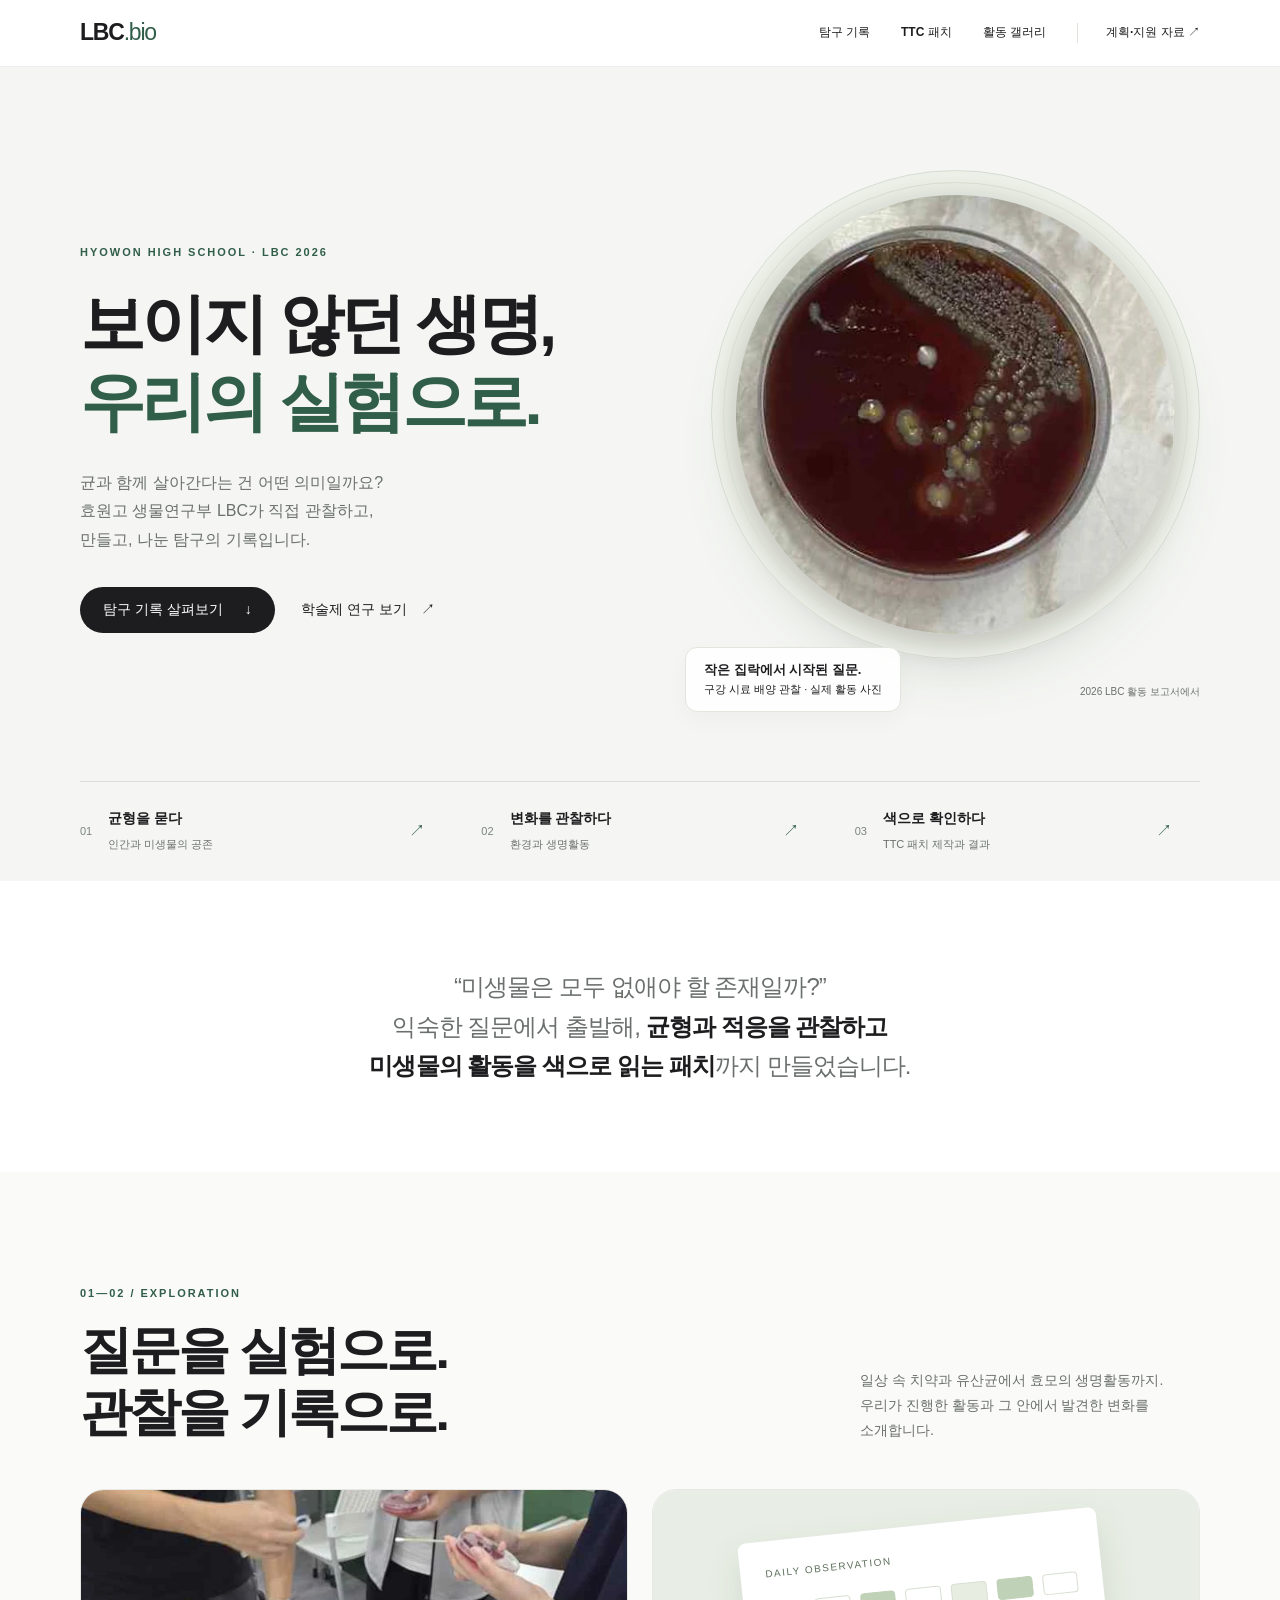
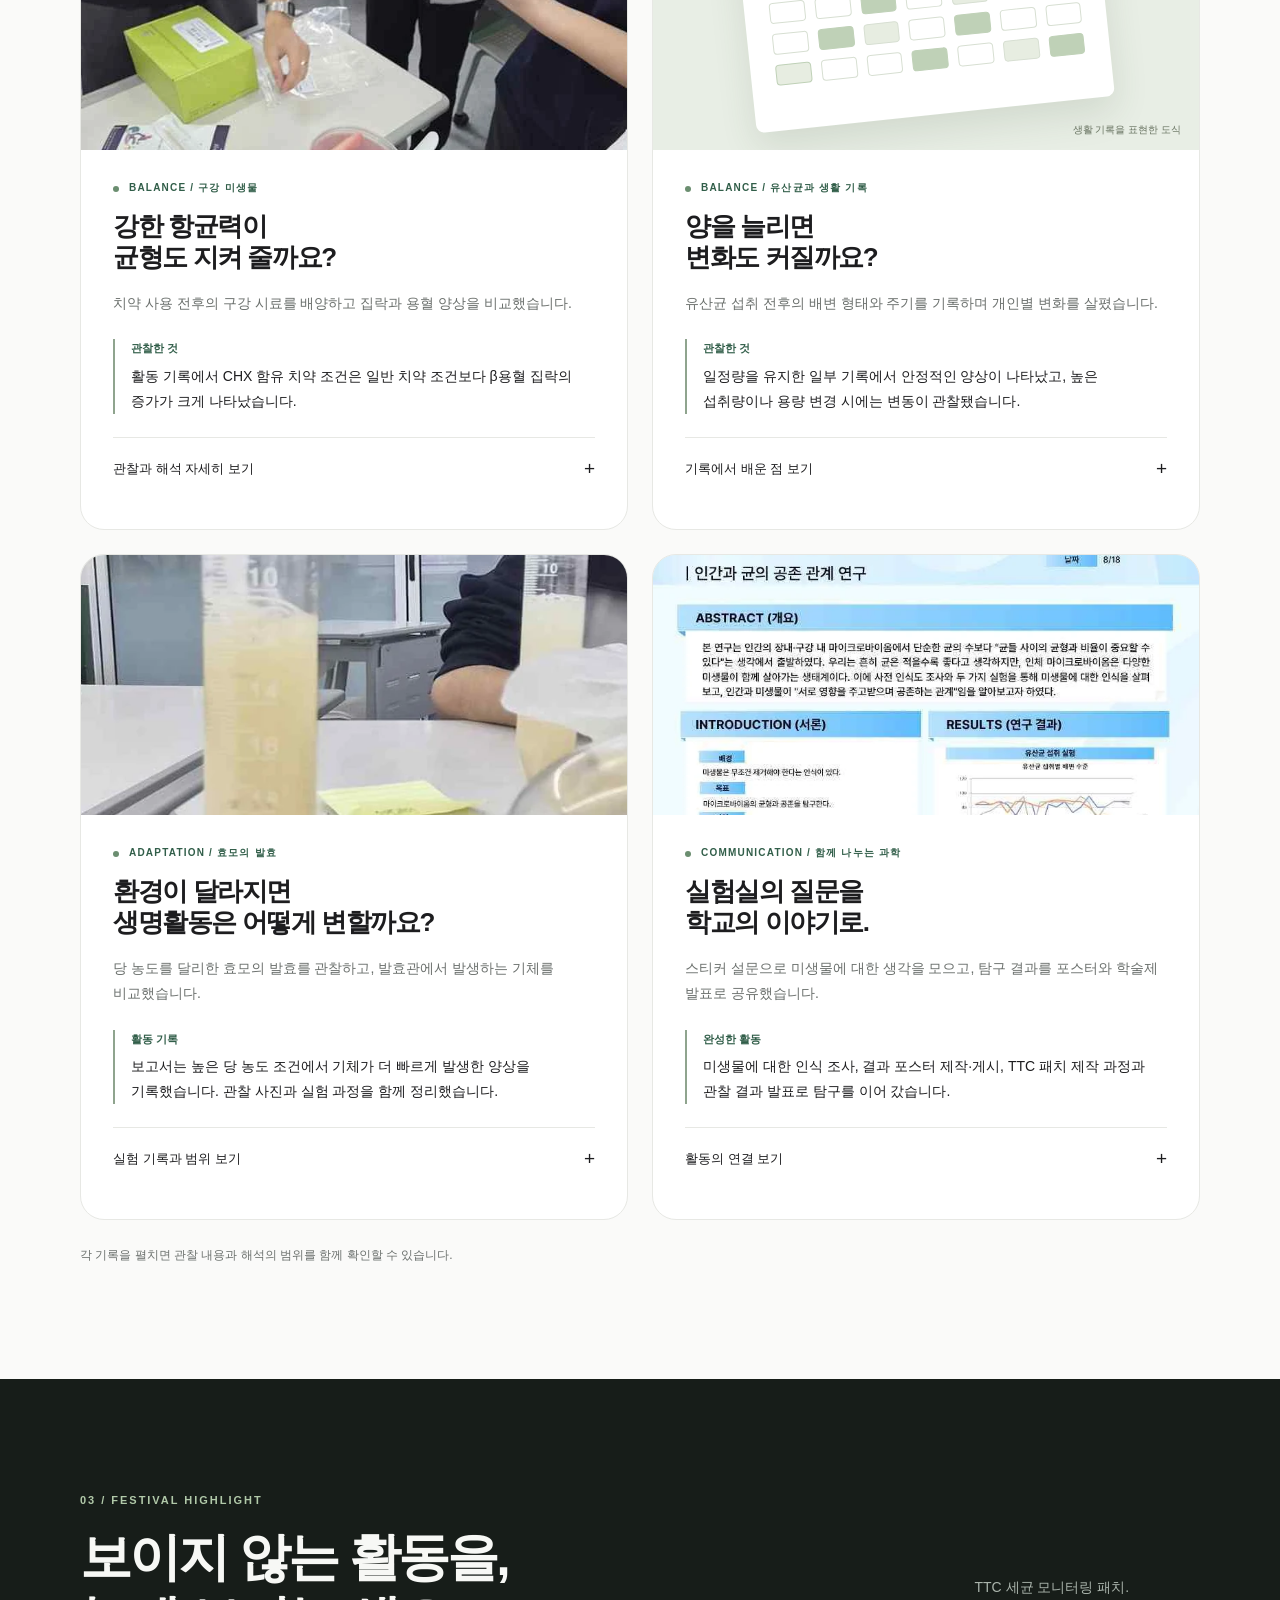
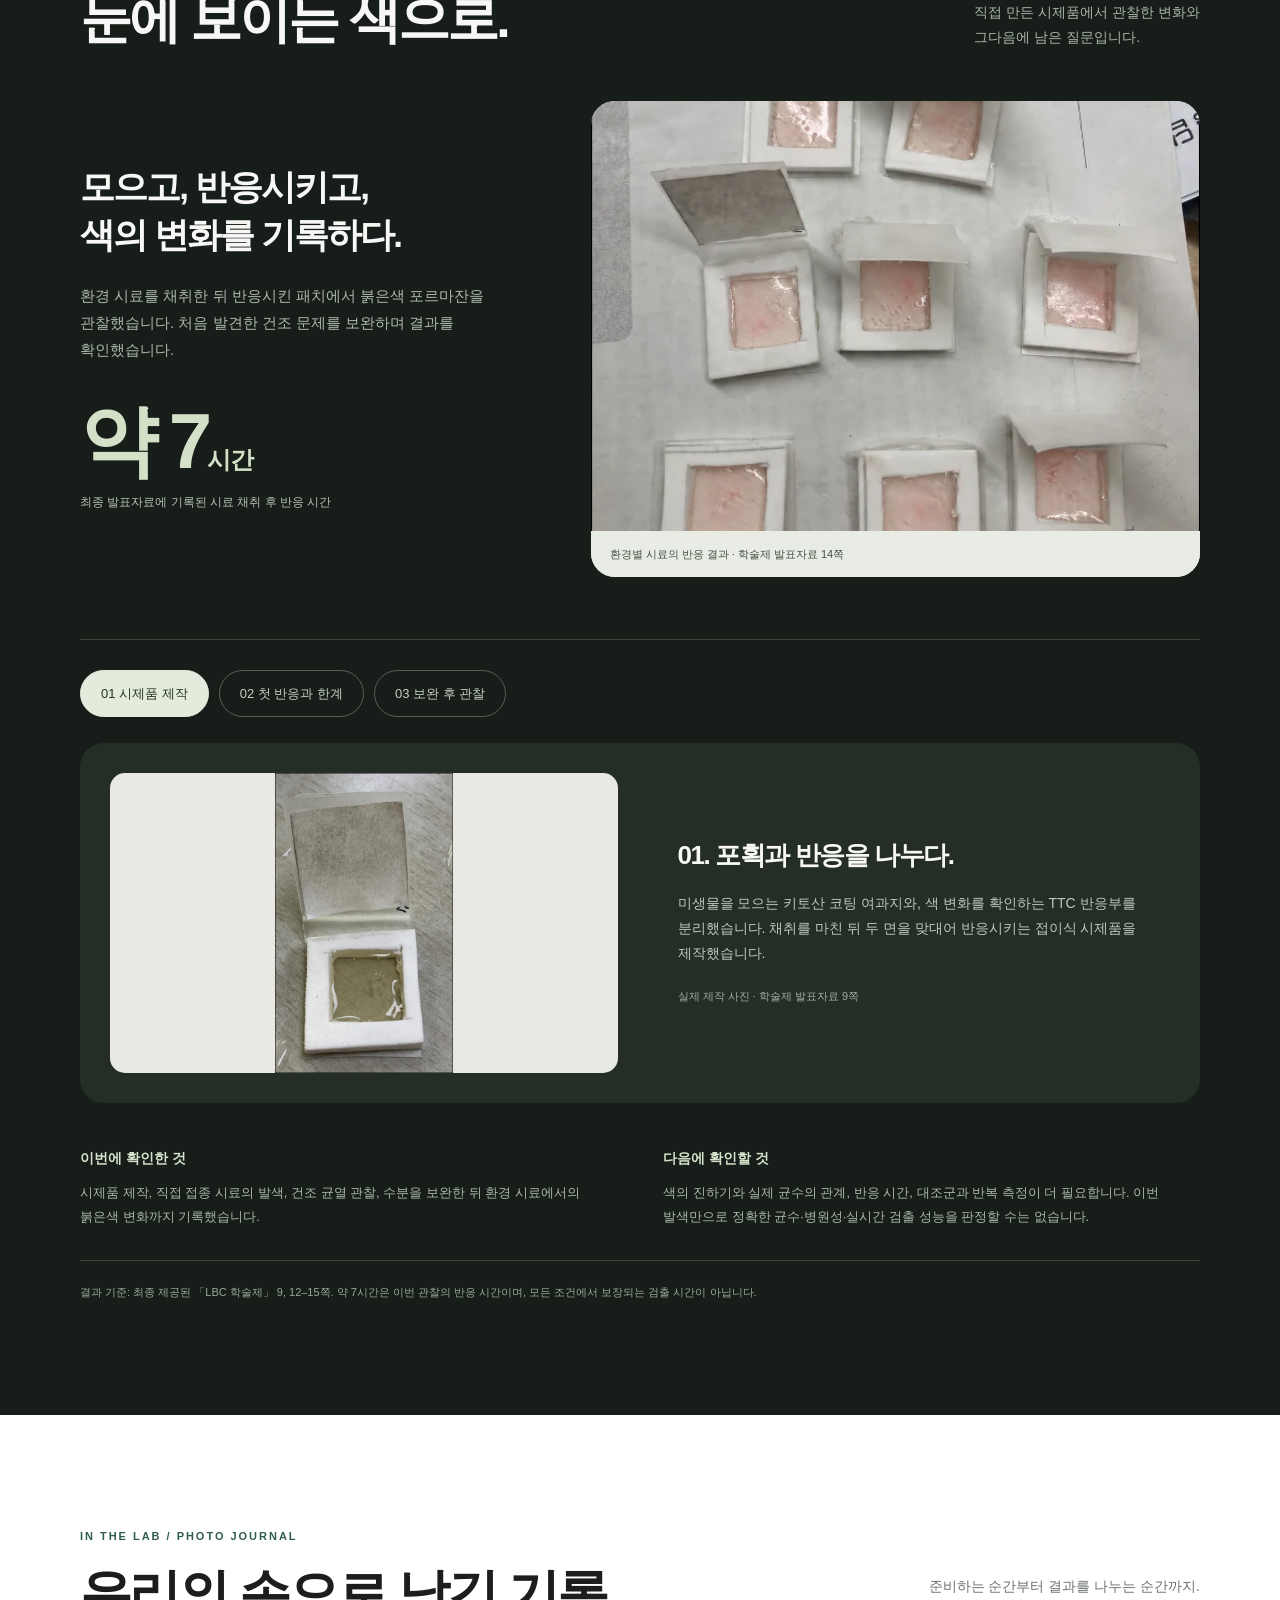
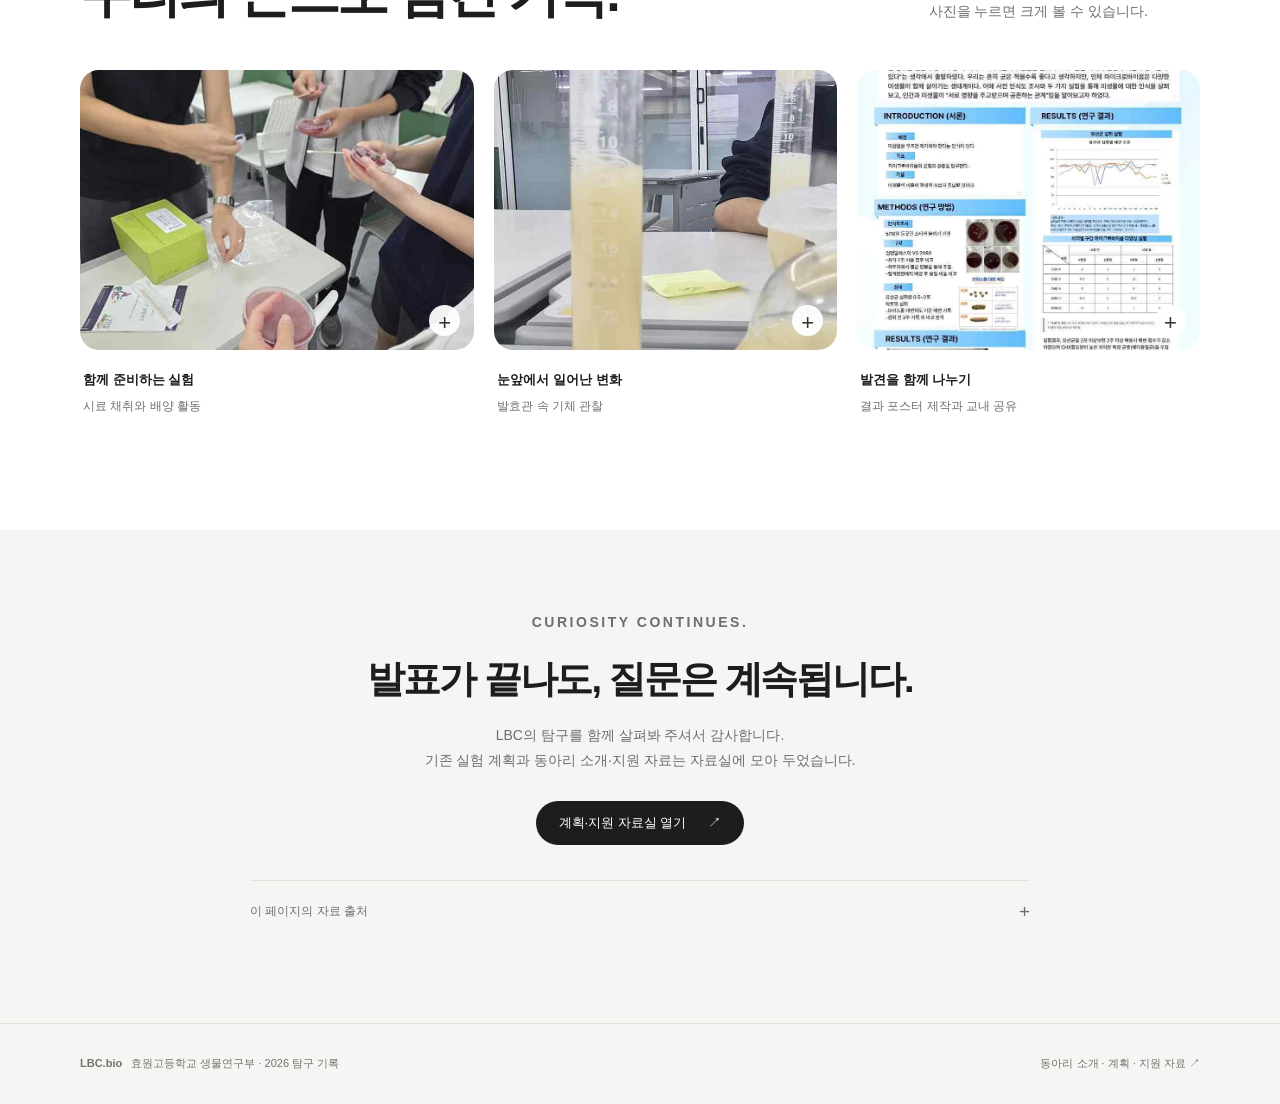
<file: index.html>
<!doctype html>
<html lang="ko">
<head>
<meta charset="utf-8"><meta name="viewport" content="width=device-width, initial-scale=1"><meta name="theme-color" content="#f5f6f3">
<title>LBC.bio — 보이지 않던 생명, 우리의 실험으로</title>
<meta name="description" content="효원고 생물연구부 LBC의 2026 탐구 기록. 미생물과 인간의 공존, 효모의 발효, TTC 패치의 제작과 관찰 결과를 만나보세요.">
<meta property="og:type" content="website"><meta property="og:locale" content="ko_KR"><meta property="og:title" content="LBC.bio — 보이지 않던 생명, 우리의 실험으로"><meta property="og:description" content="미생물의 균형에서 TTC 패치까지. 효원고 생물연구부의 실험과 발견을 기록합니다."><meta property="og:image" content="http://lbc.bio/assets/patch-results.webp">
<link rel="icon" href="favicon.svg" type="image/svg+xml"><link rel="stylesheet" href="styles.css"><script src="site.js" defer></script>
</head>
<body>
<a class="skip" href="#main">본문으로 건너뛰기</a>
<header class="nav"><nav class="nav-inner wrap" aria-label="주 메뉴"><a class="brand" href="./index.html" aria-label="LBC.bio 홈">LBC<span>.bio</span></a><button class="menu-toggle" aria-controls="navigation" aria-expanded="false">메뉴 +</button><div class="nav-links" id="navigation"><a href="#research">탐구 기록</a><a href="#patch">TTC 패치</a><a href="#gallery">활동 갤러리</a><a class="archive-link" href="archive.html">계획·지원 자료 <span aria-hidden="true">↗</span></a></div></nav></header>
<main id="main">
<section class="hero" aria-labelledby="hero-title"><div class="wrap"><div class="hero-main"><div><p class="eyebrow">HYOWON HIGH SCHOOL · LBC 2026</p><h1 id="hero-title">보이지 않던 생명,<br><em>우리의 실험으로.</em></h1><p class="hero-desc">균과 함께 살아간다는 건 어떤 의미일까요?<br>효원고 생물연구부 LBC가 직접 관찰하고,<br>만들고, 나눈 탐구의 기록입니다.</p><div class="hero-actions"><a class="pill" href="#research">탐구 기록 살펴보기 <span aria-hidden="true">↓</span></a><a class="text-link" href="#patch">학술제 연구 보기 <span aria-hidden="true">↗</span></a></div></div><figure class="hero-visual"><div class="plate-orbit"><img src="assets/plate-hero.webp" alt="구강 시료 배양 관찰에서 촬영한 붉은 배지와 흰 집락" width="424" height="425" fetchpriority="high"></div><div class="image-label"><b>작은 집락에서 시작된 질문.</b>구강 시료 배양 관찰 · 실제 활동 사진</div><figcaption class="hero-caption">2026 LBC 활동 보고서에서</figcaption></figure></div>
<div class="chapter-index" aria-label="탐구의 흐름"><a href="#balance"><span class="number">01</span><span><strong>균형을 묻다</strong><small>인간과 미생물의 공존</small></span><span class="arrow" aria-hidden="true">↗</span></a><a href="#adaptation"><span class="number">02</span><span><strong>변화를 관찰하다</strong><small>환경과 생명활동</small></span><span class="arrow" aria-hidden="true">↗</span></a><a href="#patch"><span class="number">03</span><span><strong>색으로 확인하다</strong><small>TTC 패치 제작과 결과</small></span><span class="arrow" aria-hidden="true">↗</span></a></div></div></section>
<section class="intro wrap" aria-label="탐구 소개"><p class="question-line">“미생물은 모두 없애야 할 존재일까?”<br>익숙한 질문에서 출발해, <strong>균형과 적응을 관찰하고<br>미생물의 활동을 색으로 읽는 패치</strong>까지 만들었습니다.</p></section>
<section class="research section" id="research" aria-labelledby="research-title"><div class="wrap"><div class="section-head"><div><p class="eyebrow">01—02 / EXPLORATION</p><h2 id="research-title">질문을 실험으로.<br>관찰을 기록으로.</h2></div><p class="section-intro">일상 속 치약과 유산균에서 효모의 생명활동까지.<br>우리가 진행한 활동과 그 안에서 발견한 변화를 소개합니다.</p></div><div class="research-grid">
<article class="research-card" id="balance"><img class="card-image" src="assets/lab-hands.webp" alt="동아리 부원들이 구강 시료 배양 활동을 준비하는 모습" width="677" height="601" loading="lazy"><div class="content"><div class="card-label">BALANCE / 구강 미생물</div><h3>강한 항균력이<br>균형도 지켜 줄까요?</h3><p>치약 사용 전후의 구강 시료를 배양하고 집락과 용혈 양상을 비교했습니다.</p><div class="result"><b>관찰한 것</b><p>활동 기록에서 CHX 함유 치약 조건은 일반 치약 조건보다 β용혈 집락의 증가가 크게 나타났습니다.</p></div><details><summary>관찰과 해석 자세히 보기</summary><div class="details-body"><p>치약의 항균 작용뿐 아니라 구강 미생물의 구성 변화에도 주목했습니다. 사용 전후의 배양 사진과 용혈 집락을 비교하며 ‘많이 제거하는 것’과 ‘균형을 유지하는 것’의 차이를 질문했습니다.</p><p>제한된 시료의 관찰이며, 용혈 양상만으로 균의 종류나 병원성을 확정할 수 없습니다. 특정 치약의 일반적인 건강 효과를 평가한 결과는 아닙니다.</p><span class="source-note">근거: 동아리 활동 보고서 5–7쪽 · 결과 표와 배양 사진</span></div></details></div></article>
<article class="research-card"><div class="record-art" role="img" aria-label="생활 기록표를 표현한 도식으로 실제 측정 데이터가 아님"><div class="journal"><div class="journal-title">DAILY OBSERVATION</div><div class="journal-grid" aria-hidden="true"><i></i><i></i><i></i><i></i><i></i><i></i><i></i><i></i><i></i><i></i><i></i><i></i><i></i><i></i><i></i><i></i><i></i><i></i><i></i><i></i><i></i></div></div><span class="art-caption">생활 기록을 표현한 도식</span></div><div class="content"><div class="card-label">BALANCE / 유산균과 생활 기록</div><h3>양을 늘리면<br>변화도 커질까요?</h3><p>유산균 섭취 전후의 배변 형태와 주기를 기록하며 개인별 변화를 살폈습니다.</p><div class="result"><b>관찰한 것</b><p>일정량을 유지한 일부 기록에서 안정적인 양상이 나타났고, 높은 섭취량이나 용량 변경 시에는 변동이 관찰됐습니다.</p></div><details><summary>기록에서 배운 점 보기</summary><div class="details-body"><p>같은 섭취량이 모든 사람에게 같은 변화를 만들지는 않았습니다. 생활 속 관찰에서는 개인차와 섭취 조건을 함께 기록하는 일이 중요했습니다.</p><p>소규모 생활 기록에 바탕을 둔 관찰로, 다른 생활 요인의 영향을 분리하지 못했습니다. 유산균의 효과나 적정 복용량을 확정하는 자료로 해석하지 않습니다.</p><span class="source-note">근거: 동아리 활동 보고서 8–10쪽 · 배변 기록 분석</span></div></details></div></article>
<article class="research-card" id="adaptation"><img class="card-image" src="assets/fermentation.webp" alt="효모 발효 실험에서 기체 발생을 관찰한 발효관" width="633" height="965" loading="lazy"><div class="content"><div class="card-label">ADAPTATION / 효모의 발효</div><h3>환경이 달라지면<br>생명활동은 어떻게 변할까요?</h3><p>당 농도를 달리한 효모의 발효를 관찰하고, 발효관에서 발생하는 기체를 비교했습니다.</p><div class="result"><b>활동 기록</b><p>보고서는 높은 당 농도 조건에서 기체가 더 빠르게 발생한 양상을 기록했습니다. 관찰 사진과 실험 과정을 함께 정리했습니다.</p></div><details><summary>실험 기록과 범위 보기</summary><div class="details-body"><p>보고서의 실험 조건은 설탕 농도 7.5%와 15%입니다. 발효관에서 기체 발생을 관찰하며 영양 조건과 효모 대사의 관계를 탐구했습니다.</p><p>공유 폴더의 발표자료에는 원리와 예상 경향이 정리되어 있습니다. 시간별 실측 수치가 충분히 제시되지 않아, 발효 속도의 정확한 차이나 최적 농도를 결론 내리지는 않습니다.</p><span class="source-note">근거: 동아리 활동 보고서 13–16쪽 · Drive 효모 발효 발표자료</span></div></details></div></article>
<article class="research-card"><img class="card-image" src="assets/balance-poster.webp" alt="미생물과 인간의 균형을 주제로 제작한 LBC 탐구 결과 포스터" width="794" height="1123" loading="lazy" style="object-position:center 13%"><div class="content"><div class="card-label">COMMUNICATION / 함께 나누는 과학</div><h3>실험실의 질문을<br>학교의 이야기로.</h3><p>스티커 설문으로 미생물에 대한 생각을 모으고, 탐구 결과를 포스터와 학술제 발표로 공유했습니다.</p><div class="result"><b>완성한 활동</b><p>미생물에 대한 인식 조사, 결과 포스터 제작·게시, TTC 패치 제작 과정과 관찰 결과 발표로 탐구를 이어 갔습니다.</p></div><details><summary>활동의 연결 보기</summary><div class="details-body"><p>‘항균력이 강할수록 좋을까’, ‘유산균은 많이 먹을수록 좋을까’라는 질문을 설문으로 제시했습니다. 응답에서 출발한 질문은 실제 관찰로 이어졌고, 결과를 다시 교내에 공유했습니다.</p><p>설문 응답의 정확한 집계 수가 확인되지 않아 비율이나 참여 인원은 표시하지 않았습니다.</p><span class="source-note">근거: 동아리 활동 보고서 4–5, 15쪽 · 학술제 발표자료</span></div></details></div></article>
</div><p class="research-foot">각 기록을 펼치면 관찰 내용과 해석의 범위를 함께 확인할 수 있습니다.</p></div></section>
<section class="patch section" id="patch" aria-labelledby="patch-title"><div class="wrap"><div class="section-head"><div><p class="eyebrow">03 / FESTIVAL HIGHLIGHT</p><h2 id="patch-title">보이지 않는 활동을,<br>눈에 보이는 색으로.</h2></div><p class="section-intro">TTC 세균 모니터링 패치.<br>직접 만든 시제품에서 관찰한 변화와<br>그다음에 남은 질문입니다.</p></div>
<div class="patch-lead"><div class="patch-copy"><h3>모으고, 반응시키고,<br>색의 변화를 기록하다.</h3><p>환경 시료를 채취한 뒤 반응시킨 패치에서 붉은색 포르마잔을 관찰했습니다. 처음 발견한 건조 문제를 보완하며 결과를 확인했습니다.</p><div class="time">약 7<span>시간</span></div><p class="time-label">최종 발표자료에 기록된 시료 채취 후 반응 시간</p></div><figure class="patch-photo"><img src="assets/patch-results.webp" alt="약 7시간 반응 후 붉은색이 나타난 환경별 TTC 패치 시료" width="571" height="666" loading="lazy"><figcaption>환경별 시료의 반응 결과 · 학술제 발표자료 14쪽</figcaption></figure></div>
<div class="patch-stages"><div class="stage-tabs" role="group" aria-label="패치 제작과 관찰 단계 선택"><button data-stage="0" aria-pressed="true" aria-controls="stage-panel">01 시제품 제작</button><button data-stage="1" aria-pressed="false" aria-controls="stage-panel">02 첫 반응과 한계</button><button data-stage="2" aria-pressed="false" aria-controls="stage-panel">03 보완 후 관찰</button></div><div class="stage-panel" id="stage-panel"><img id="stage-image" class="stage-image" src="assets/patch-prototype.webp" alt="포획부와 반응부를 나누어 만든 실제 TTC 패치 시제품" width="480" height="811" loading="lazy"><div class="stage-text" aria-live="polite" aria-atomic="true"><h3 id="stage-title">01. 포획과 반응을 나누다.</h3><p id="stage-text">미생물을 모으는 키토산 코팅 여과지와, 색 변화를 확인하는 TTC 반응부를 분리했습니다. 채취를 마친 뒤 두 면을 맞대어 반응시키는 접이식 시제품을 제작했습니다.</p><p class="stage-note" id="stage-note">실제 제작 사진 · 학술제 발표자료 9쪽</p></div></div></div>
<div class="patch-conclusion"><div><h4>이번에 확인한 것</h4><p>시제품 제작, 직접 접종 시료의 발색, 건조 균열 관찰, 수분을 보완한 뒤 환경 시료에서의 붉은색 변화까지 기록했습니다.</p></div><div><h4>다음에 확인할 것</h4><p>색의 진하기와 실제 균수의 관계, 반응 시간, 대조군과 반복 측정이 더 필요합니다. 이번 발색만으로 정확한 균수·병원성·실시간 검출 성능을 판정할 수는 없습니다.</p></div></div><p class="patch-source">결과 기준: 최종 제공된 「LBC 학술제」 9, 12–15쪽. 약 7시간은 이번 관찰의 반응 시간이며, 모든 조건에서 보장되는 검출 시간이 아닙니다.</p></div></section>
<section class="section" id="gallery" aria-labelledby="gallery-title"><div class="wrap"><div class="section-head"><div><p class="eyebrow">IN THE LAB / PHOTO JOURNAL</p><h2 id="gallery-title">우리의 손으로 남긴 기록.</h2></div><p class="section-intro">준비하는 순간부터 결과를 나누는 순간까지.<br>사진을 누르면 크게 볼 수 있습니다.</p></div><div class="gallery-grid">
<figure><button class="photo-button" data-photo data-caption="구강 시료 배양 활동 준비 · 동아리 활동 보고서 6쪽" aria-label="시료 배양 활동 사진 크게 보기"><img src="assets/lab-hands.webp" alt="배지와 실험 도구를 준비하는 동아리 부원들의 손" width="677" height="601" loading="lazy"><span class="zoom" aria-hidden="true">+</span></button><figcaption><b>함께 준비하는 실험</b><p>시료 채취와 배양 활동</p></figcaption></figure>
<figure><button class="photo-button" data-photo data-caption="효모 발효관 관찰 · 동아리 활동 보고서 14쪽" aria-label="효모 발효관 사진 크게 보기"><img src="assets/fermentation.webp" alt="효모 발효 실험의 발효관과 기체 관찰 부분" width="633" height="965" loading="lazy"><span class="zoom" aria-hidden="true">+</span></button><figcaption><b>눈앞에서 일어난 변화</b><p>발효관 속 기체 관찰</p></figcaption></figure>
<figure><button class="photo-button" data-photo data-caption="「공존하는 균, 건강한 균형」 탐구 결과 포스터 · 동아리 활동 보고서 15쪽" aria-label="탐구 결과 포스터 크게 보기"><img src="assets/balance-poster.webp" alt="공존하는 균, 건강한 균형이라는 제목의 동아리 탐구 결과 포스터" width="794" height="1123" loading="lazy"><span class="zoom" aria-hidden="true">+</span></button><figcaption><b>발견을 함께 나누기</b><p>결과 포스터 제작과 교내 공유</p></figcaption></figure>
</div></div></section>
<section class="closing"><div class="wrap"><p class="eyebrow">CURIOSITY CONTINUES.</p><h2>발표가 끝나도, 질문은 계속됩니다.</h2><p>LBC의 탐구를 함께 살펴봐 주셔서 감사합니다.<br>기존 실험 계획과 동아리 소개·지원 자료는 자료실에 모아 두었습니다.</p><a class="pill" href="archive.html">계획·지원 자료실 열기 <span aria-hidden="true">↗</span></a><details class="sources"><summary>이 페이지의 자료 출처</summary><ol><li>「LBC 학술제」 — 제공된 최종 PPT. TTC 패치 시제품·관찰 사진 및 약 7시간 반응 결과.</li><li>「LBC 동아리 활동 보고서」(0820 피드백·수정본) — 인식 조사, 치약·유산균·효모 활동, 결과 포스터 및 사진.</li><li>Google Drive 공유 폴더 「LBC동아리」 — 효모 발효 및 산화 스트레스 발표자료를 통해 실험 배경과 관찰 방법 확인.</li></ol><p class="source-note">활동 사진은 제공 자료에서 발췌했습니다. 생활 기록표는 이해를 돕기 위한 도식입니다. 계획·예상 결과는 완료된 실험 결과와 구분했습니다.</p></details></div></section>
</main>
<footer class="footer"><div class="wrap"><p><strong>LBC.bio</strong> &nbsp; 효원고등학교 생물연구부 · 2026 탐구 기록</p><a href="archive.html">동아리 소개 · 계획 · 지원 자료 ↗</a></div></footer>
<dialog class="lightbox" id="photo-dialog" aria-label="활동 사진 확대"><button class="close-dialog" aria-label="사진 닫기">×</button><div class="lightbox-inner"><img alt=""><p></p></div></dialog>
<noscript><p class="no-js">본문과 자료실은 그대로 읽을 수 있습니다. 단계별 사진 전환과 사진 확대에는 JavaScript가 필요합니다.</p></noscript>
</body></html>
</file>
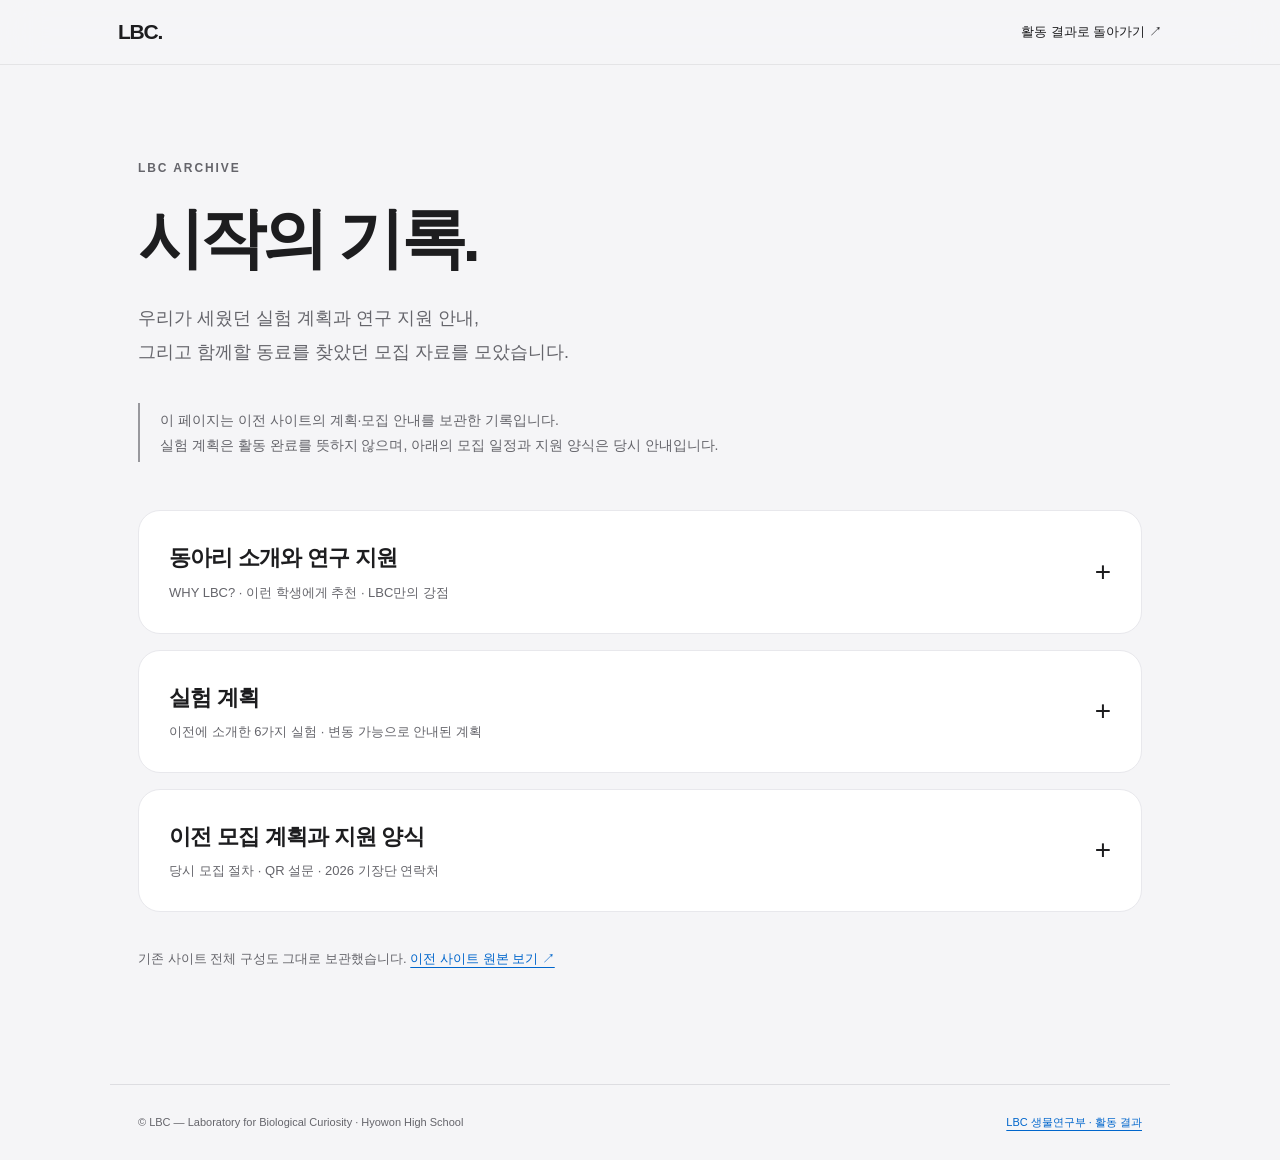
<file: archive.html>
<!doctype html>
<html lang="ko">
<head>
  <meta charset="utf-8">
  <meta name="viewport" content="width=device-width, initial-scale=1">
  <meta name="description" content="LBC 생물연구부의 이전 실험 계획, 연구 지원 안내와 모집 자료를 보관합니다.">
  <meta name="theme-color" content="#f5f5f7">
  <title>이전 계획·지원 안내 — LBC</title>
  <style>
    :root{color-scheme:light;--ink:#1d1d1f;--muted:#65656b;--paper:#f5f5f7;--line:#dddde1;--blue:#0066cc}
    *{box-sizing:border-box}html{scroll-behavior:smooth;scroll-padding-top:90px}body{margin:0;background:var(--paper);color:var(--ink);font-family:-apple-system,BlinkMacSystemFont,"Segoe UI","Noto Sans KR",sans-serif;-webkit-font-smoothing:antialiased;line-height:1.75;word-break:keep-all}a{color:var(--blue);text-underline-offset:4px}button{font:inherit;cursor:pointer}a:focus-visible,button:focus-visible,summary:focus-visible{outline:3px solid var(--blue);outline-offset:5px;border-radius:4px}.skip{position:absolute;top:-80px;left:16px;background:white;padding:12px;z-index:10}.skip:focus{top:12px}nav{position:sticky;top:0;z-index:5;background:rgba(245,245,247,.88);backdrop-filter:blur(20px);border-bottom:1px solid rgba(0,0,0,.07)}.nav-inner{max-width:1100px;margin:auto;min-height:64px;display:flex;align-items:center;justify-content:space-between;padding:12px 28px;gap:20px}.brand{font-size:21px;font-weight:750;letter-spacing:-.06em;text-decoration:none;color:var(--ink)}.back{font-size:13px;text-decoration:none;color:var(--ink)}main{max-width:1060px;margin:0 auto;padding:88px 28px 100px}.eyebrow{font-size:12px;letter-spacing:.16em;font-weight:650;color:var(--muted)}h1{font-size:clamp(36px,6vw,66px);line-height:1.15;letter-spacing:-.06em;margin:20px 0 24px}h2,h3,p{margin-top:0}h2{font-size:24px;letter-spacing:-.04em}h3{font-size:18px;line-height:1.5;letter-spacing:-.035em}.lead{max-width:650px;color:var(--muted);font-size:18px;line-height:1.9}.notice{margin:34px 0 48px;border-left:2px solid #98989d;padding:5px 0 5px 20px;color:var(--muted);font-size:14px}.notice p{margin:0}.archive-section{background:#fff;border:1px solid #e8e8ec;border-radius:22px;margin:16px 0;overflow:hidden}.archive-section>summary{display:flex;align-items:center;justify-content:space-between;padding:28px 30px;gap:20px;list-style:none;cursor:pointer}.archive-section>summary::-webkit-details-marker{display:none}.summary-title{display:block;font-size:22px;font-weight:650;letter-spacing:-.035em}.summary-caption{display:block;font-size:13px;color:var(--muted);margin-top:4px}.toggle-icon{font-weight:300;font-size:28px;line-height:1;transition:transform .2s}.archive-section[open] .toggle-icon{transform:rotate(45deg)}.detail-body{padding:8px 30px 32px}.copy{max-width:760px;color:var(--muted)}.tags{display:flex;flex-wrap:wrap;gap:8px;list-style:none;padding:0;margin:24px 0}.tags li{background:var(--paper);border-radius:99px;padding:7px 14px;font-size:13px;color:#49494f}.clean-list{padding-left:20px;color:var(--muted)}.clean-list li{margin:8px 0}.divider{border:0;border-top:1px solid var(--line);margin:28px 0}.cards{display:grid;grid-template-columns:repeat(2,minmax(0,1fr));gap:16px}.plan{background:var(--paper);border-radius:16px;overflow:hidden}.plan-content{padding:22px}.plan h3{margin:0 0 5px}.plan p{font-size:13px;color:var(--muted);margin-bottom:16px}.preview{position:relative;display:block;border:0;background:#eaeaec;padding:0;width:100%;text-align:left}.preview img{display:block;width:100%;height:210px;object-fit:cover;object-position:50% 21%;transition:transform .25s}.preview:hover img{filter:brightness(.96)}.preview-label{position:absolute;bottom:12px;right:12px;background:rgba(255,255,255,.95);border-radius:20px;padding:5px 12px;font-size:11px;color:var(--ink);box-shadow:0 2px 10px #0001}.text-link{font-size:13px}.button{display:inline-flex;align-items:center;justify-content:center;gap:8px;border:0;border-radius:99px;background:var(--ink);color:#fff;text-decoration:none;padding:11px 20px;font-size:13px;font-weight:550}.button.secondary{background:#e9e9ec;color:var(--ink)}.actions{display:flex;flex-wrap:wrap;gap:10px;align-items:center;margin:20px 0 0}.steps{counter-reset:steps;list-style:none;padding:0;display:grid;grid-template-columns:repeat(2,minmax(0,1fr));gap:16px}.steps li{background:var(--paper);border-radius:16px;padding:24px}.step{display:block;font-size:12px;letter-spacing:.08em;color:var(--muted);margin-bottom:12px}.steps p{color:var(--muted);font-size:14px;margin:0}.old-date{display:inline-block;font-size:12px;border-radius:8px;padding:3px 8px;background:#e8e8ed;color:#55555d;margin:0 0 12px}.contact{padding:24px;background:var(--paper);border-radius:16px;margin-top:28px}.contact p{margin:0;color:var(--muted);font-size:14px}.original{font-size:13px;margin-top:36px;color:var(--muted)}footer{max-width:1060px;margin:auto;padding:28px;border-top:1px solid var(--line);display:flex;flex-wrap:wrap;gap:16px;justify-content:space-between;color:var(--muted);font-size:11px}dialog{border:0;border-radius:18px;padding:0;background:#fff;color:var(--ink);max-width:min(1100px,94vw);max-height:94vh;box-shadow:0 30px 100px #0005}dialog::backdrop{background:#000b;backdrop-filter:blur(6px)}.dialog-bar{position:sticky;top:0;display:flex;align-items:center;justify-content:space-between;gap:20px;padding:16px 20px;background:#fff;border-bottom:1px solid var(--line);z-index:1}.dialog-bar h2{font-size:15px;margin:0}.close{flex-shrink:0;border:0;background:var(--paper);border-radius:99px;width:36px;height:36px;font-size:23px}.dialog-image{display:block;max-width:100%;max-height:75vh;margin:auto;object-fit:contain}.dialog-footer{padding:16px 20px;font-size:12px;color:var(--muted)}.dialog-footer p{margin:0}#image-error{max-width:600px;padding:30px 20px;margin:0;color:var(--muted);font-size:14px}[hidden]{display:none!important}@media(max-width:640px){main{padding:54px 20px 64px}.nav-inner{padding:12px 20px}.lead{font-size:16px}.archive-section>summary{padding:24px 20px}.summary-title{font-size:19px}.detail-body{padding:4px 20px 24px}.cards,.steps{grid-template-columns:1fr}.preview img{height:220px}.summary-caption{font-size:12px}footer{padding:24px 20px}.dialog-bar{padding:12px 14px}}@media(prefers-reduced-motion:reduce){html{scroll-behavior:auto}*,*::before,*::after{transition:none!important}}
  </style>
</head>
<body>
  <a class="skip" href="#main">본문으로 건너뛰기</a>
  <nav aria-label="주 메뉴"><div class="nav-inner"><a class="brand" href="./index.html" aria-label="LBC 활동 결과 홈">LBC.</a><a class="back" href="./index.html">활동 결과로 돌아가기 ↗</a></div></nav>
  <main id="main">
    <header>
      <span class="eyebrow">LBC ARCHIVE</span>
      <h1>시작의 기록.</h1>
      <p class="lead">우리가 세웠던 실험 계획과 연구 지원 안내,<br>그리고 함께할 동료를 찾았던 모집 자료를 모았습니다.</p>
      <aside class="notice"><p>이 페이지는 이전 사이트의 계획·모집 안내를 보관한 기록입니다.<br>실험 계획은 활동 완료를 뜻하지 않으며, 아래의 모집 일정과 지원 양식은 당시 안내입니다.</p></aside>
    </header>

    <details class="archive-section" id="support">
      <summary><span><span class="summary-title">동아리 소개와 연구 지원</span><span class="summary-caption">WHY LBC? · 이런 학생에게 추천 · LBC만의 강점</span></span><span class="toggle-icon" aria-hidden="true">+</span></summary>
      <div class="detail-body">
        <p class="eyebrow">FUTURE BIOLOGY · 효원고 · Future Biology</p>
        <h2>실험으로 세상을 읽다,<br>실험 중심 생명 동아리 LBC</h2>
        <p class="copy">효원고 생물연구부 LBC는 개인 연구 중심의 프로젝트 기반 동아리입니다.<br>생기부를 채울 실험 설계부터 데이터 정리, 발표까지 전 과정 지원 — 의학 · 생태 · 기초 연구로 연결</p>
        <ul class="tags"><li>개인 연구 지원</li><li>동아리 학술제 참여</li><li>기초 생명 이론 실험</li></ul>
        <hr class="divider">
        <h3>누가 와야 하나? <span class="summary-caption">이런 학생에게 추천</span></h3>
        <ul class="clean-list"><li>개인별 연구로 생기부를 채우고 싶은 학생</li><li>의학, 기초 생명과학, 분자 생물학 관심자</li><li>데이터 기반 결과물을 만들고 싶은 학생</li></ul>
        <div class="actions"><button type="button" class="button secondary" data-image="https://drive.google.com/thumbnail?sz=w1000&amp;id=1Boxk0zkQg_bWExC5g-B2t8qShsQIugi_" data-title="작년 부기장 생기부 예시" data-original="https://drive.google.com/thumbnail?sz=w1000&amp;id=1Boxk0zkQg_bWExC5g-B2t8qShsQIugi_">작년 부기장 생기부 예시 보기</button><a class="text-link" href="https://drive.google.com/thumbnail?sz=w1000&amp;id=1Boxk0zkQg_bWExC5g-B2t8qShsQIugi_" target="_blank" rel="noopener noreferrer">원본 이미지 ↗</a></div>
        <hr class="divider">
        <h3>LBC만의 강점</h3>
        <ul class="clean-list"><li>선후배 간 자율적인 분위기</li><li>데이터 분석 교육 및 실전 연구 보고서 작성 지원</li><li>추가 연구, 보고서 제출 환영</li></ul>
      </div>
    </details>

    <details class="archive-section" id="experiments">
      <summary><span><span class="summary-title">실험 계획</span><span class="summary-caption">이전에 소개한 6가지 실험 · 변동 가능으로 안내된 계획</span></span><span class="toggle-icon" aria-hidden="true">+</span></summary>
      <div class="detail-body">
        <p class="copy">실험 계획 (변동 가능)</p>
        <div class="cards">
          <article class="plan">
            <button type="button" class="preview" data-image="./1. 카테킨.jpg" data-title="녹차 카테킨 추출 및 항균 효과" data-original="https://drive.google.com/thumbnail?sz=w1000&amp;id=1mrSQbwBINfLBFkDh_t0H6jh4dLh500ln" aria-label="녹차 카테킨 추출 및 항균 효과 계획 이미지 확대"><img src="./1. 카테킨.jpg" alt="녹차 카테킨 추출 및 항균 효과 검증 실험 계획서" loading="lazy" width="2480" height="3505"><span class="preview-label" aria-hidden="true">계획서 확대 ↗</span></button>
            <div class="plan-content"><h3>녹차 카테킨 추출 및 항균 효과</h3><p>용매 분배법·디스크확산법</p><a class="text-link" href="https://drive.google.com/thumbnail?sz=w1000&amp;id=1mrSQbwBINfLBFkDh_t0H6jh4dLh500ln" target="_blank" rel="noopener noreferrer">기존 Drive 이미지 ↗</a></div>
          </article>
          <article class="plan">
            <button type="button" class="preview" data-image="./5. 세포막.jpg" data-title="세포막 투과성 변화 실험" data-original="https://drive.google.com/thumbnail?sz=w1000&amp;id=1sj8b-my7ndozlj45HaQsgyIqqe7H70O2" aria-label="세포막 투과성 변화 실험 계획 이미지 확대"><img src="./5. 세포막.jpg" alt="환경변화에 따른 세포막 투과성 변화 실험 계획서" loading="lazy" width="1240" height="1753"><span class="preview-label" aria-hidden="true">계획서 확대 ↗</span></button>
            <div class="plan-content"><h3>세포막 투과성 변화 실험</h3><p>pH/온도 변화 정량 분석</p><a class="text-link" href="https://drive.google.com/thumbnail?sz=w1000&amp;id=1sj8b-my7ndozlj45HaQsgyIqqe7H70O2" target="_blank" rel="noopener noreferrer">기존 Drive 이미지 ↗</a></div>
          </article>
          <article class="plan">
            <button type="button" class="preview" data-image="./3.항원 항체.jpg" data-title="항원-항체 반응 바이러스 검사" data-original="https://drive.google.com/thumbnail?sz=w1000&amp;id=1g5rPPtormM6S8rB_1sfP6ehp0MWCHLIa" aria-label="항원-항체 반응 바이러스 검사 계획 이미지 확대"><img src="./3.항원 항체.jpg" alt="항원 항체 반응 이용 바이러스 검사 실험 계획서" loading="lazy" width="1240" height="1753"><span class="preview-label" aria-hidden="true">계획서 확대 ↗</span></button>
            <div class="plan-content"><h3>항원-항체 반응 바이러스 검사</h3><p>ELISA 개념 응용</p><a class="text-link" href="https://drive.google.com/thumbnail?sz=w1000&amp;id=1g5rPPtormM6S8rB_1sfP6ehp0MWCHLIa" target="_blank" rel="noopener noreferrer">기존 Drive 이미지 ↗</a></div>
          </article>
          <article class="plan">
            <button type="button" class="preview" data-image="./4. 효모.jpg" data-title="효모의 알콜 발효 관찰" data-original="https://drive.google.com/thumbnail?sz=w1000&amp;id=1TtlhjMRRgMN7AAhX12CT8qNdR4F50JC0" aria-label="효모의 알콜 발효 관찰 계획 이미지 확대"><img src="./4. 효모.jpg" alt="효모의 알콜 발효 실험 및 출아법 관찰 계획서" loading="lazy" width="1240" height="1753"><span class="preview-label" aria-hidden="true">계획서 확대 ↗</span></button>
            <div class="plan-content"><h3>효모의 알콜 발효 관찰</h3><p>기본 대사 경로 이해</p><a class="text-link" href="https://drive.google.com/thumbnail?sz=w1000&amp;id=1TtlhjMRRgMN7AAhX12CT8qNdR4F50JC0" target="_blank" rel="noopener noreferrer">기존 Drive 이미지 ↗</a></div>
          </article>
          <article class="plan">
            <button type="button" class="preview" data-image="./6. heat shock.jpg" data-title="E.coli transformation" data-original="https://drive.google.com/thumbnail?sz=w1000&amp;id=1A9JHXYtluuzZE9JxZOYEKXa9SXpT1rHp" aria-label="E.coli transformation 계획 이미지 확대"><img src="./6. heat shock.jpg" alt="Heat Shock 이용 E.coli transformation 실험 계획서" loading="lazy" width="1240" height="1753"><span class="preview-label" aria-hidden="true">계획서 확대 ↗</span></button>
            <div class="plan-content"><h3>E.coli transformation</h3><p>형질전환 실습</p><a class="text-link" href="https://drive.google.com/thumbnail?sz=w1000&amp;id=1A9JHXYtluuzZE9JxZOYEKXa9SXpT1rHp" target="_blank" rel="noopener noreferrer">기존 Drive 이미지 ↗</a></div>
          </article>
          <article class="plan">
            <div class="plan-content"><span class="eyebrow">CLINICAL BIOLOGY</span><h3 style="margin-top:20px">혈액형 판정 및 기초 임상</h3><p>헤마토크릿 실습</p><p>이전 사이트에 연결된 계획 이미지를 열어볼 수 있습니다.</p><button type="button" class="button secondary" data-image="https://drive.google.com/thumbnail?sz=w1000&amp;id=1FRtijeZgL2DcyBzd4tCh7AXGrczhD4aV" data-title="혈액형 판정 및 기초 임상" data-original="https://drive.google.com/thumbnail?sz=w1000&amp;id=1FRtijeZgL2DcyBzd4tCh7AXGrczhD4aV">계획 이미지 보기</button><p style="margin-top:18px;margin-bottom:0"><a class="text-link" href="https://drive.google.com/thumbnail?sz=w1000&amp;id=1FRtijeZgL2DcyBzd4tCh7AXGrczhD4aV" target="_blank" rel="noopener noreferrer">기존 Drive 이미지 ↗</a></p></div>
          </article>
        </div>
      </div>
    </details>

    <details class="archive-section" id="recruit">
      <summary><span><span class="summary-title">이전 모집 계획과 지원 양식</span><span class="summary-caption">당시 모집 절차 · QR 설문 · 2026 기장단 연락처</span></span><span class="toggle-icon" aria-hidden="true">+</span></summary>
      <div class="detail-body">
        <p class="copy">모집 계획에 적힌 마감일과 양식을 원래 안내대로 보관합니다. 현재 모집 여부는 이 기록에서 확인할 수 없습니다.</p>
        <ol class="steps">
          <li><span class="step">STEP 1</span><h3>QR 설문 제출</h3><span class="old-date">(16일 마감) — 당시 안내</span><p>관심 분야 / 실험 경험 / 지원 동기 작성</p></li>
          <li><span class="step">STEP 2</span><h3>개인 대면 면접</h3><p>생명과학 흥미 중심의 자유로운 면접</p></li>
        </ol>
        <div class="actions"><a class="button" href="https://forms.gle/ZhhYAxbJaPP9tcem6" target="_blank" rel="noopener noreferrer">이전 지원 양식 열기 ↗</a><button type="button" class="button secondary" data-image="https://drive.google.com/thumbnail?sz=w1000&amp;id=1ipwlj7f5S4mLUfu09F7UmoZh3UefbcrW" data-title="이전 지원하기 (QR)" data-original="https://drive.google.com/thumbnail?sz=w1000&amp;id=1ipwlj7f5S4mLUfu09F7UmoZh3UefbcrW">지원하기 (QR) 보기</button><a class="text-link" href="https://drive.google.com/thumbnail?sz=w1000&amp;id=1ipwlj7f5S4mLUfu09F7UmoZh3UefbcrW" target="_blank" rel="noopener noreferrer">QR 원본 이미지 ↗</a></div>
        <p class="summary-caption">기존 링크 안내 문구: 클릭하여 지원하기</p>
        <section class="contact" aria-labelledby="contact-title"><h3 id="contact-title">2026 기장단 연락처</h3><p><strong>기장</strong> 21203 김우진 · 010-3072-6329<br><strong>부기장</strong> 21207 모찬영 · 21021 홍지은</p></section>
      </div>
    </details>

    <p class="original">기존 사이트 전체 구성도 그대로 보관했습니다. <a href="./archive-original.html">이전 사이트 원본 보기 ↗</a></p>
  </main>
  <footer><span>© LBC — Laboratory for Biological Curiosity · Hyowon High School</span><a href="./index.html">LBC 생물연구부 · 활동 결과</a></footer>

  <dialog id="image-viewer" aria-labelledby="image-title">
    <div class="dialog-bar"><h2 id="image-title">보관 이미지</h2><button type="button" class="close" id="close-viewer" aria-label="이미지 닫기" autofocus>×</button></div>
    <img class="dialog-image" id="viewer-image" alt="">
    <p id="image-error" role="status" hidden>이미지를 불러오지 못했습니다. 아래 원본 링크에서 확인해 주세요.</p>
    <div class="dialog-footer"><p><a id="viewer-original" href="#" target="_blank" rel="noopener noreferrer">기존 Drive 원본 이미지 열기 ↗</a> · Esc 키로 닫을 수 있습니다.</p></div>
  </dialog>
  <script>
    const viewer = document.getElementById('image-viewer');
    const viewerImage = document.getElementById('viewer-image');
    const imageError = document.getElementById('image-error');
    let opener;
    document.querySelectorAll('[data-image]').forEach(button => {
      button.addEventListener('click', () => {
        opener = button;
        document.getElementById('image-title').textContent = button.dataset.title;
        document.getElementById('viewer-original').href = button.dataset.original;
        imageError.hidden = true;
        viewerImage.hidden = false;
        viewerImage.alt = button.dataset.title;
        viewerImage.src = button.dataset.image;
        viewer.showModal();
        document.body.style.overflow = 'hidden';
      });
    });
    viewerImage.addEventListener('error', () => { viewerImage.hidden = true; imageError.hidden = false; });
    document.getElementById('close-viewer').addEventListener('click', () => viewer.close());
    viewer.addEventListener('click', event => {
      if (event.target !== viewer) return;
      const rect = viewer.getBoundingClientRect();
      if (event.clientX < rect.left || event.clientX > rect.right || event.clientY < rect.top || event.clientY > rect.bottom) viewer.close();
    });
    viewer.addEventListener('close', () => { document.body.style.overflow = ''; if (opener) opener.focus(); });
    function openLinkedSection() {
      const section = document.getElementById(location.hash.slice(1));
      if (section && section.tagName === 'DETAILS') section.open = true;
    }
    openLinkedSection();
    window.addEventListener('hashchange', openLinkedSection);
  </script>
</body>
</html>
</file>
<file: styles.css>
:root{--ink:#1d1d1f;--muted:#6b706d;--green:#315e49;--paper:#f5f6f3;--line:#dfe3dc;--max:1120px}*{box-sizing:border-box}html{scroll-behavior:smooth;scroll-padding-top:84px}body{margin:0;background:#fff;color:var(--ink);font-family:-apple-system,BlinkMacSystemFont,"Segoe UI","Noto Sans KR","Malgun Gothic",sans-serif;-webkit-font-smoothing:antialiased;word-break:keep-all;line-height:1.65}a{color:inherit;text-decoration:none}button{font:inherit;cursor:pointer}button,a{-webkit-tap-highlight-color:transparent}button:focus-visible,a:focus-visible,summary:focus-visible{outline:3px solid #568a6f;outline-offset:5px}img{display:block;max-width:100%;height:auto}h1,h2,h3,p,figure{margin:0}h1,h2,h3{line-height:1.2;letter-spacing:-.055em}h1{font-size:clamp(45px,5.1vw,71px);font-weight:720}h2{font-size:clamp(32px,4.2vw,52px);font-weight:700}h3{font-size:25px;font-weight:650}p{line-height:1.8}small{font-size:12px}.wrap{max-width:var(--max);margin:auto;width:calc(100% - 64px)}.skip{position:fixed;top:-90px;left:20px;background:#fff;padding:12px;z-index:100}.skip:focus{top:12px}.nav{position:sticky;top:0;z-index:20;background:rgba(255,255,255,.88);backdrop-filter:blur(20px);border-bottom:1px solid rgba(0,0,0,.065)}.nav-inner{height:66px;display:flex;align-items:center;justify-content:space-between;gap:24px}.brand{font-size:23px;font-weight:750;letter-spacing:-1.2px}.brand span{font-weight:400;color:var(--green)}.nav-links{display:flex;align-items:center;gap:31px;font-size:12px;font-weight:550}.nav-links a:hover{color:var(--green)}.archive-link{border-left:1px solid var(--line);padding-left:28px}.menu-toggle{display:none;border:0;background:none;padding:10px;color:var(--ink)}.eyebrow{font-size:11px;font-weight:700;letter-spacing:.18em;color:var(--green);margin-bottom:22px}.hero{background:var(--paper);padding:78px 0 0;overflow:hidden}.hero-main{display:grid;grid-template-columns:1.1fr 1fr;align-items:center;gap:30px;min-height:500px}.hero h1 em{font-style:normal;color:var(--green)}.hero-desc{max-width:460px;font-size:16px;color:var(--muted);margin-top:27px}.hero-actions{display:flex;align-items:center;gap:26px;margin-top:32px;font-size:14px}.pill{display:inline-flex;align-items:center;justify-content:center;gap:22px;border:0;border-radius:100px;background:var(--ink);color:#fff;padding:13px 23px;line-height:1.4;transition:background .2s}.pill:hover{background:var(--green)}.text-link{display:inline-flex;gap:14px;align-items:center}.text-link:hover{text-decoration:underline;text-underline-offset:5px}.hero-visual{position:relative;padding:25px 0 30px 30px}.plate-orbit{border:1px solid #d6ddd2;border-radius:50%;padding:24px;aspect-ratio:1;position:relative;background:radial-gradient(circle,#fff 15%,#e6eae0 65%,#edf0e8 70%);box-shadow:0 32px 65px -40px #51624950}.plate-orbit:after{content:"";position:absolute;inset:11px;border:1px solid #d6ddd2;border-radius:50%}.plate-orbit img{width:100%;height:100%;object-fit:cover;border-radius:50%;box-shadow:0 10px 28px #2d1b2530}.image-label{position:absolute;bottom:19px;left:4px;border:1px solid #e1e5dc;background:#fffffff0;padding:12px 18px;border-radius:12px;font-size:11px;line-height:1.6;box-shadow:0 8px 24px #1d291508}.image-label b{display:block;font-size:13px;font-weight:600}.hero-caption{text-align:right;color:var(--muted);font-size:10px;margin-top:25px}.chapter-index{border-top:1px solid #d9ded4;margin-top:50px;display:grid;grid-template-columns:repeat(3,1fr)}.chapter-index a{padding:25px 0;display:flex;align-items:center;gap:16px}.chapter-index a+a{padding-left:28px}.chapter-index .number{font-size:11px;color:#7c857c;font-variant-numeric:tabular-nums}.chapter-index strong{display:block;font-size:14px;font-weight:650}.chapter-index small{color:var(--muted);font-size:11px}.chapter-index .arrow{margin-left:auto;padding-right:28px;color:var(--green)}.section{padding:112px 0}.section-head{display:flex;justify-content:space-between;align-items:flex-end;gap:40px;margin-bottom:46px}.section-head .eyebrow{margin-bottom:15px}.section-intro{font-size:14px;color:var(--muted);max-width:340px}.question-line{font-size:24px;line-height:1.65;letter-spacing:-.04em;max-width:760px;margin:0 auto;text-align:center;color:var(--muted)}.question-line strong{font-weight:600;color:var(--ink)}.intro{padding:86px 0}.research{background:#fafaf9}.research-grid{display:grid;grid-template-columns:1fr 1fr;gap:24px}.research-card{background:#fff;border:1px solid #e7e8e4;border-radius:24px;overflow:hidden;display:flex;flex-direction:column}.card-image{width:100%;height:260px;object-fit:cover;background:#e8ebe5}.research-card .content{padding:30px 32px;flex:1;display:flex;flex-direction:column}.card-label{display:flex;align-items:center;gap:10px;font-size:10px;font-weight:650;letter-spacing:.12em;color:var(--green);margin-bottom:14px}.card-label:before{content:"";width:6px;height:6px;background:#6b8e70;border-radius:50%}.research-card h3{margin-bottom:18px;font-size:26px}.research-card p{font-size:14px;color:var(--muted)}.result{border-left:2px solid #8fa48e;padding-left:16px;margin:23px 0}.result b{display:block;font-size:11px;color:var(--green);margin-bottom:6px}.result p{color:var(--ink);font-size:14px}details{font-size:13px}summary{cursor:pointer;list-style:none;padding:15px 0;display:flex;align-items:center;justify-content:space-between;font-weight:550}summary::-webkit-details-marker{display:none}summary:after{content:"+";font-size:19px;font-weight:400}details[open]>summary:after{content:"−"}.research-card details{border-top:1px solid #e7e8e4;margin-top:auto}.details-body{padding:4px 0 14px;color:var(--muted)}.details-body p+p{margin-top:12px}.source-note{display:block;color:#7c817d;font-size:11px;margin-top:17px;line-height:1.7}.record-art{height:260px;background:#e8eee5;display:flex;align-items:center;justify-content:center;overflow:hidden;position:relative}.record-art .journal{width:66%;height:190px;background:#fff;border-radius:8px;transform:rotate(-6deg);box-shadow:0 15px 35px #374c3020;padding:25px 25px}.journal-title{font-size:10px;letter-spacing:.15em;color:#5d705b;margin-bottom:20px}.journal-grid{display:grid;grid-template-columns:repeat(7,1fr);gap:10px}.journal-grid i{height:21px;border:1px solid #d7dfd2;border-radius:4px}.journal-grid i:nth-child(3n){background:#bfd1b7;border-color:#bfd1b7}.journal-grid i:nth-child(5n){background:#e7ede1}.record-art .art-caption{position:absolute;bottom:12px;right:18px;font-size:10px;color:#677260}.research-foot{margin-top:25px;color:var(--muted);font-size:12px}.patch{background:#171d19;color:#f7f8f5;overflow:hidden}.patch .eyebrow{color:#b1c9a9}.patch .section-intro{color:#aab4ac}.patch-lead{display:grid;grid-template-columns:.85fr 1.15fr;gap:60px;align-items:center;margin:50px 0 62px}.patch-copy h3{font-size:35px;line-height:1.35;margin-bottom:24px}.patch-copy p{font-size:15px;color:#acb7ae}.patch-copy .time{font-size:78px;letter-spacing:-.07em;font-weight:600;color:#d4e1c8;line-height:1.2;margin:32px 0 4px}.patch-copy .time span{font-size:24px;letter-spacing:-.04em}.patch-copy .time-label{font-size:12px;color:#b7c2b9}.patch-photo{border-radius:24px;overflow:hidden;background:#dde0d9}.patch-photo img{width:100%;height:430px;object-fit:cover}.patch-photo figcaption{padding:14px 19px;font-size:11px;color:#475044;background:#e9ece5}.patch-stages{border-top:1px solid #3b453d;padding-top:30px}.stage-tabs{display:flex;gap:10px;margin-bottom:26px;flex-wrap:wrap}.stage-tabs button{padding:12px 20px;border:1px solid #586159;border-radius:100px;background:transparent;color:#c6d0c7;font-size:13px}.stage-tabs button[aria-pressed=true]{background:#e3ebdc;color:#263322;border-color:#e3ebdc}.stage-panel{display:grid;grid-template-columns:1fr 1fr;gap:45px;align-items:center;min-height:360px;background:#242d26;border-radius:24px;padding:30px}.stage-image{border-radius:15px;width:100%;height:300px;object-fit:contain;background:#e8e9e3}.stage-text{padding:10px 15px}.stage-text h3{font-size:26px;margin-bottom:20px}.stage-text p{font-size:14px;color:#bfc8bf}.stage-text .stage-note{font-size:11px;color:#9eaf9f;margin-top:20px}.patch-conclusion{display:grid;grid-template-columns:1fr 1fr;gap:46px;margin-top:44px}.patch-conclusion h4{font-size:14px;font-weight:600;margin:0 0 11px;color:#d6e3cc}.patch-conclusion p{font-size:13px;color:#aab7ac}.patch-source{border-top:1px solid #3b453d;padding-top:22px;margin-top:32px;color:#98aa99;font-size:11px}.gallery-grid{display:grid;grid-template-columns:1.15fr 1fr 1fr;gap:20px}.photo-button{background:#f3f4f0;border:0;padding:0;border-radius:19px;overflow:hidden;width:100%;position:relative;display:block;text-align:left}.photo-button img{height:280px;width:100%;object-fit:cover;transition:transform .4s}.photo-button:hover img{transform:scale(1.035)}.photo-button .zoom{position:absolute;right:14px;bottom:14px;border-radius:50%;width:31px;height:31px;display:grid;place-items:center;background:#fffffff0;font-size:22px;color:#303a2c}.gallery-grid figcaption{padding:16px 3px 0}.gallery-grid figcaption b{font-weight:600;font-size:13px}.gallery-grid figcaption p{font-size:12px;color:var(--muted);margin-top:4px}.closing{padding:80px 0;background:var(--paper);text-align:center}.closing h2{font-size:38px;margin-bottom:20px}.closing p{color:var(--muted);font-size:14px}.closing .pill{margin-top:28px;font-size:13px}.sources{margin:35px auto 0;max-width:780px;text-align:left;border-top:1px solid var(--line);color:var(--muted)}.sources summary{font-size:12px}.sources ol{padding-left:20px;font-size:12px;line-height:1.9}.footer{padding:30px 0;background:var(--paper);border-top:1px solid var(--line);font-size:11px;color:#6e756d}.footer .wrap{display:flex;justify-content:space-between;gap:25px}.footer a:hover{text-decoration:underline}.lightbox{border:0;padding:0;max-width:min(1000px,94vw);max-height:94vh;border-radius:18px;background:#f5f6f3;overflow:auto}.lightbox::backdrop{background:#101610dd;backdrop-filter:blur(8px)}.lightbox-inner{padding:44px 20px 18px}.lightbox img{max-height:76vh;max-width:100%;object-fit:contain;margin:auto}.lightbox p{padding:15px 6px 0;font-size:12px;color:#46503f}.close-dialog{position:absolute;right:8px;top:6px;width:36px;height:36px;border:0;background:#e4e7df;border-radius:50%;font-size:23px}.no-js{padding:15px;background:#e8eee5;font-size:13px;text-align:center}
@media(min-width:1500px){.hero-main{min-height:550px}.hero{padding-top:95px}}@media(max-width:900px){h1{font-size:51px}.hero-main{gap:10px}.hero-visual{padding-left:5px}.hero{padding-top:60px}.nav-links{gap:20px}.hero-desc{font-size:14px}.hero-actions{gap:17px;font-size:13px}.section{padding:85px 0}.patch-lead{gap:35px}.patch-photo img{height:380px}.research-card .content{padding:26px}.card-image,.record-art{height:225px}.gallery-grid{gap:15px}.photo-button img{height:230px}.stage-panel{gap:25px;padding:22px}.stage-text{padding:0}.patch-copy h3{font-size:30px}}@media(max-width:680px){.wrap{width:calc(100% - 40px)}.nav-inner{height:60px}.brand{font-size:22px}.menu-toggle{display:block;font-size:12px;font-weight:600}.nav-links{display:none;position:absolute;left:0;right:0;top:60px;background:#fff;padding:20px;box-shadow:0 10px 15px #00000008;flex-direction:column;align-items:stretch;gap:0}.nav-links.is-open{display:flex}.nav-links a{padding:13px 0;font-size:14px}.archive-link{border-left:0;border-top:1px solid var(--line);margin-top:5px}.hero{padding-top:45px}.hero-main{grid-template-columns:1fr;gap:14px;min-height:0}.hero .eyebrow{font-size:9px;margin-bottom:20px}.hero h1{font-size:clamp(36px,8.8vw,54px);letter-spacing:-.055em}.hero-desc{font-size:14px;max-width:430px;margin-top:23px}.hero-actions{margin-top:25px}.hero-visual{max-width:360px;width:92%;margin:5px auto 0;padding:23px 14px 15px}.plate-orbit{padding:20px}.image-label{font-size:10px;left:0;bottom:15px}.image-label b{font-size:12px}.hero-caption{font-size:9px;margin-top:18px}.chapter-index{margin-top:20px}.chapter-index a,.chapter-index a+a{padding:20px 8px 22px 0;gap:8px;align-items:flex-start}.chapter-index strong{font-size:12px}.chapter-index small{font-size:9px}.chapter-index .arrow{display:none}.chapter-index .number{font-size:9px;margin-top:3px}.intro{padding:57px 0}.question-line{font-size:20px;text-align:left}.section{padding:65px 0}.section-head{display:block;margin-bottom:30px}.section-head .section-intro{margin-top:22px;max-width:100%;font-size:13px}h2{font-size:35px}.research-grid{grid-template-columns:1fr;gap:23px}.card-image,.record-art{height:240px}.research-card .content{padding:26px}.research-card h3{font-size:25px}.patch-lead{grid-template-columns:1fr;gap:30px;margin:33px 0}.patch-copy h3{font-size:29px}.patch-copy .time{font-size:66px;margin-top:20px}.patch-photo img{height:360px}.stage-tabs{gap:7px}.stage-tabs button{font-size:11px;padding:10px 13px}.stage-panel{grid-template-columns:1fr;gap:24px;padding:20px}.stage-image{height:270px}.stage-text{padding:0 2px 8px}.stage-text h3{font-size:23px;margin-bottom:14px}.patch-conclusion{grid-template-columns:1fr;gap:27px;margin-top:30px}.gallery-grid{grid-template-columns:1fr;gap:30px}.photo-button img{height:300px}.gallery-grid figure:last-child .photo-button img{object-position:center 24%}.closing{padding:55px 0}.closing h2{font-size:29px}.closing p{font-size:13px}.footer .wrap{flex-direction:column;gap:12px}.sources ol{font-size:11px;padding-left:17px}.section-head .eyebrow{font-size:10px}.lightbox-inner{padding:42px 12px 12px}}@media(prefers-reduced-motion:reduce){html{scroll-behavior:auto}*,*:before,*:after{animation:none!important;transition:none!important}}
</file>
